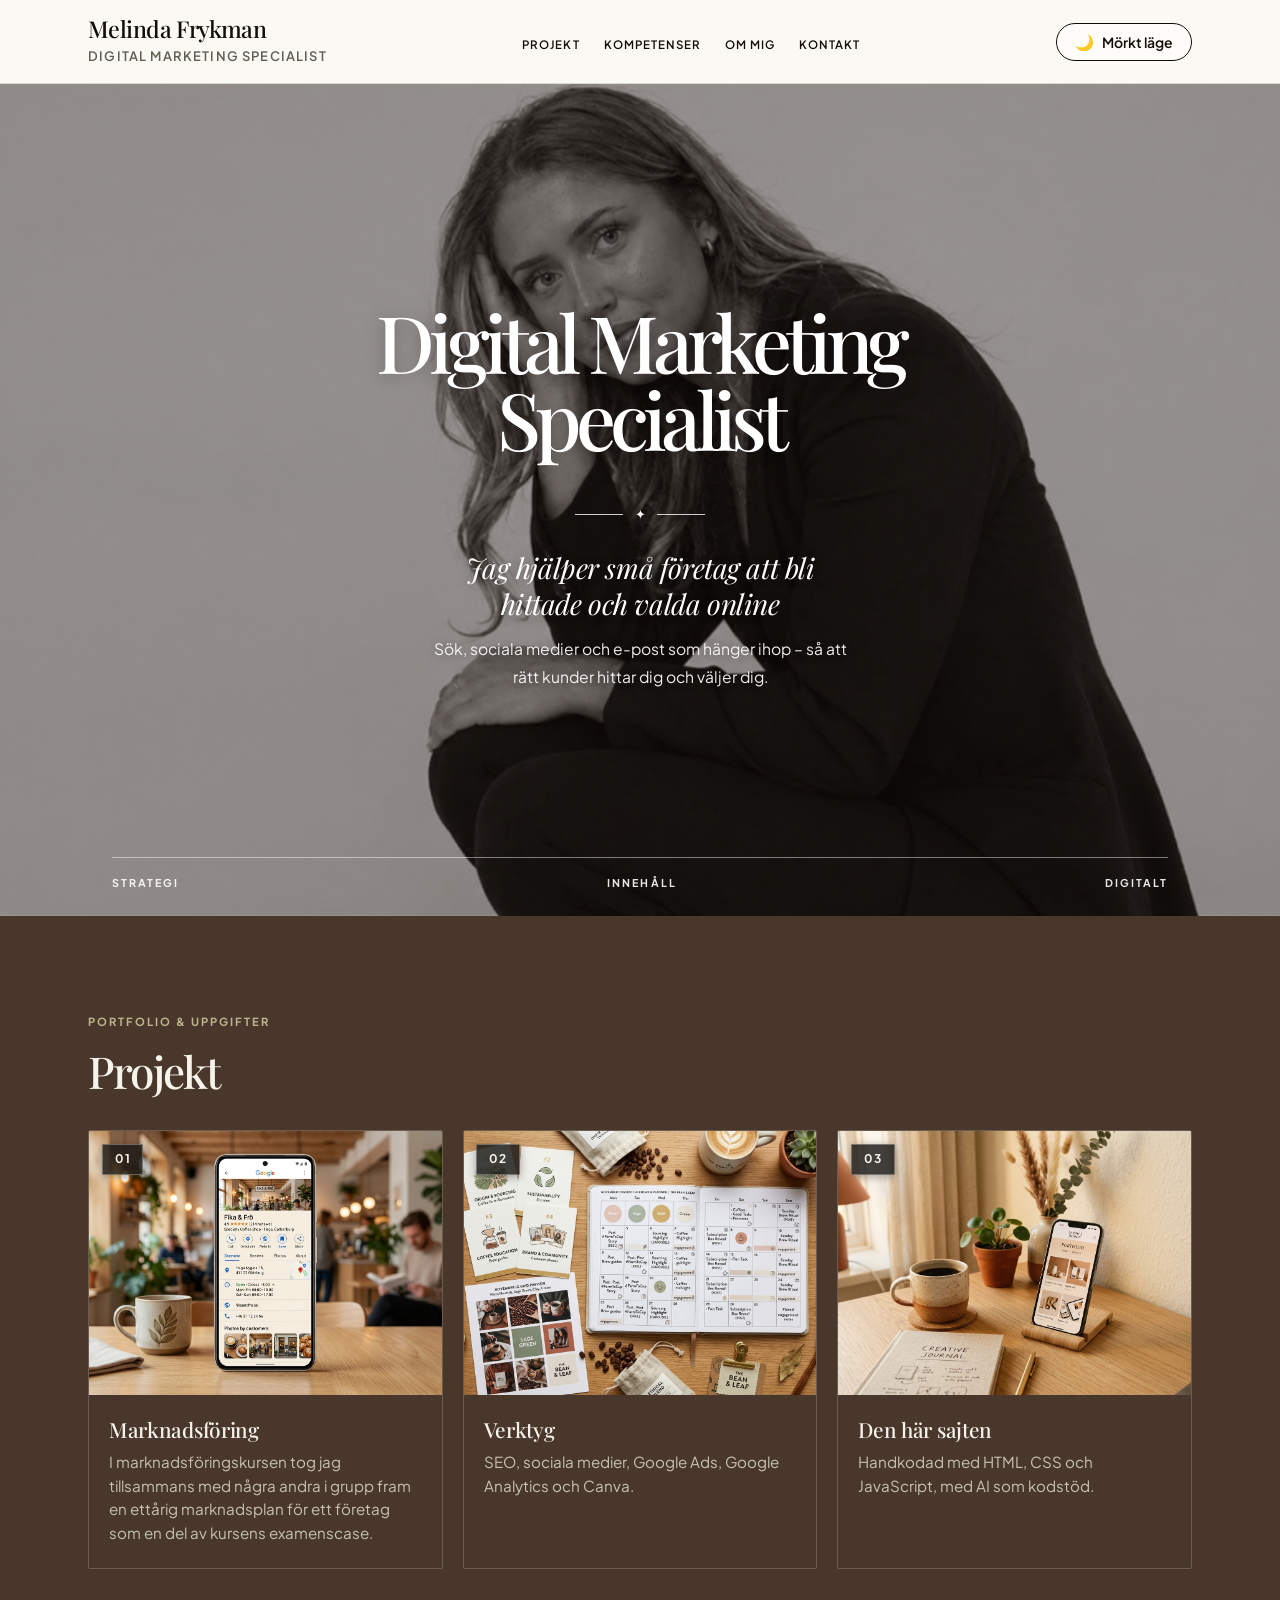
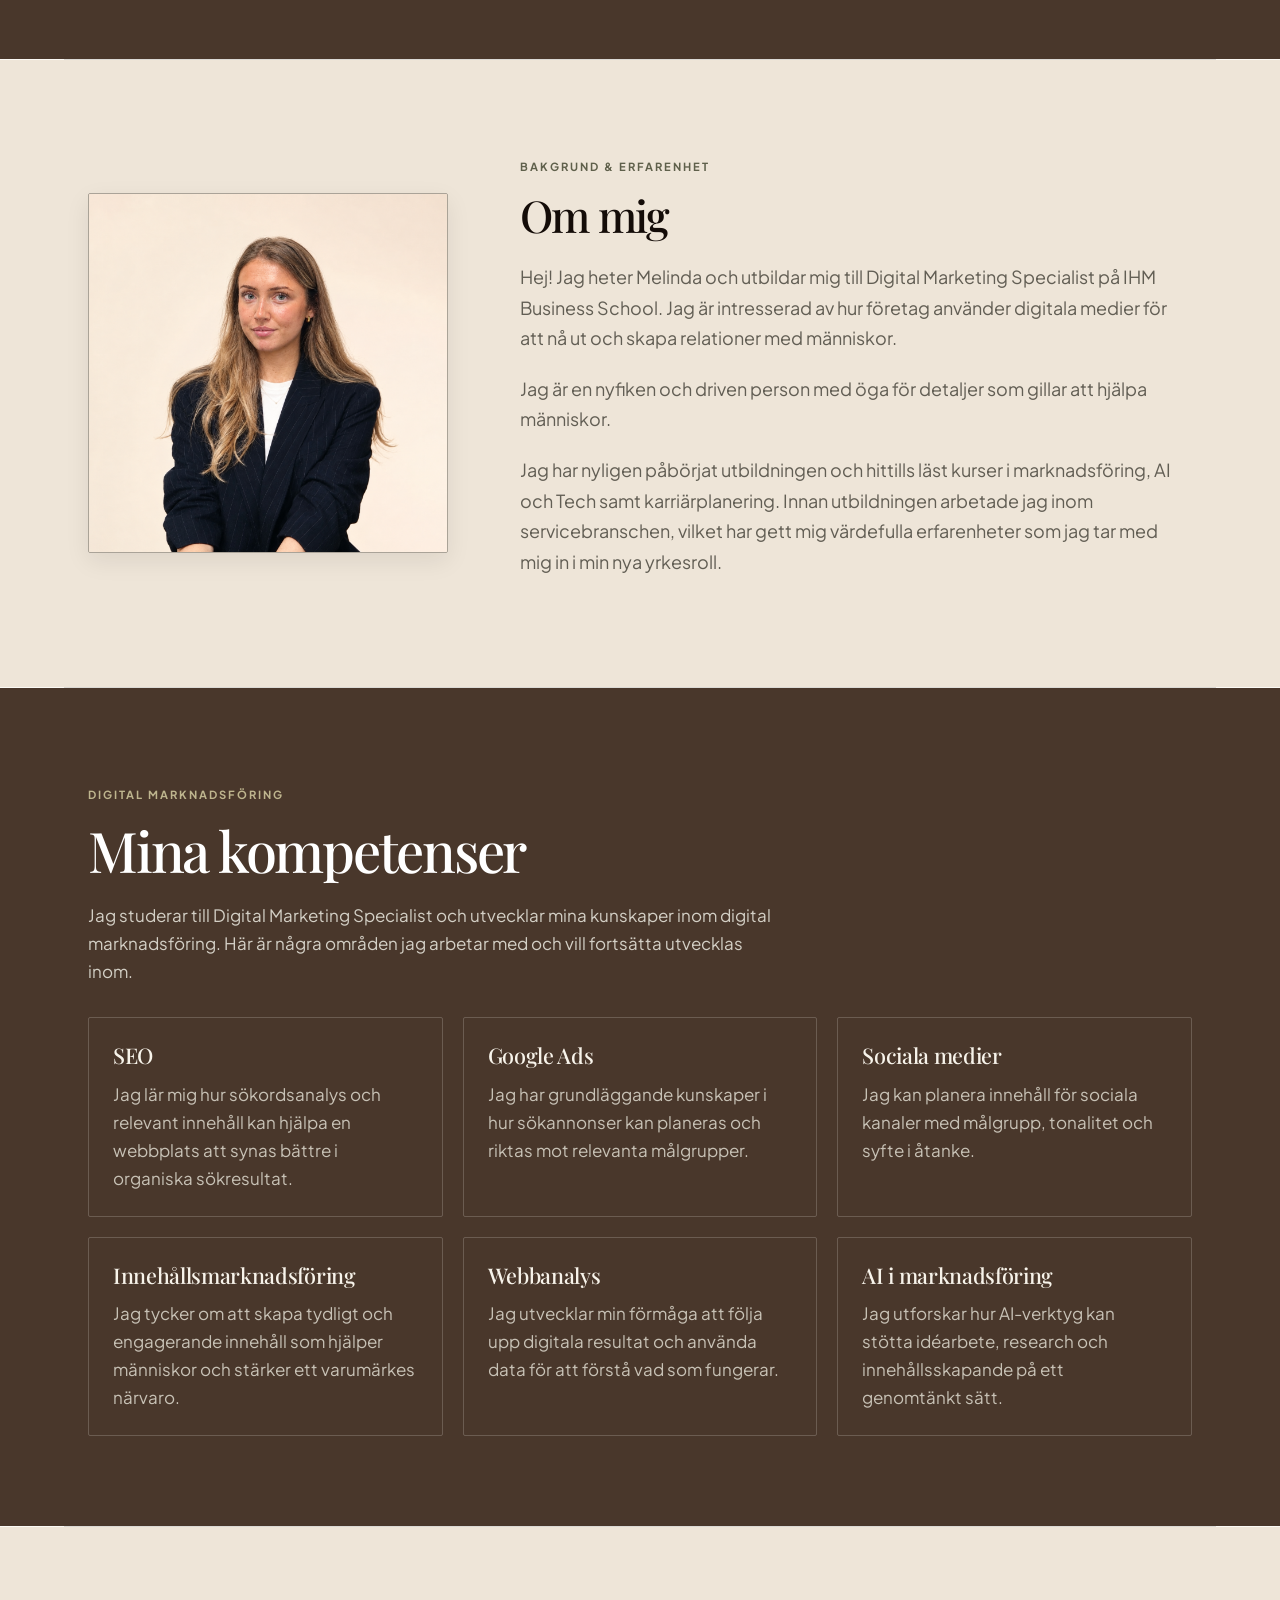
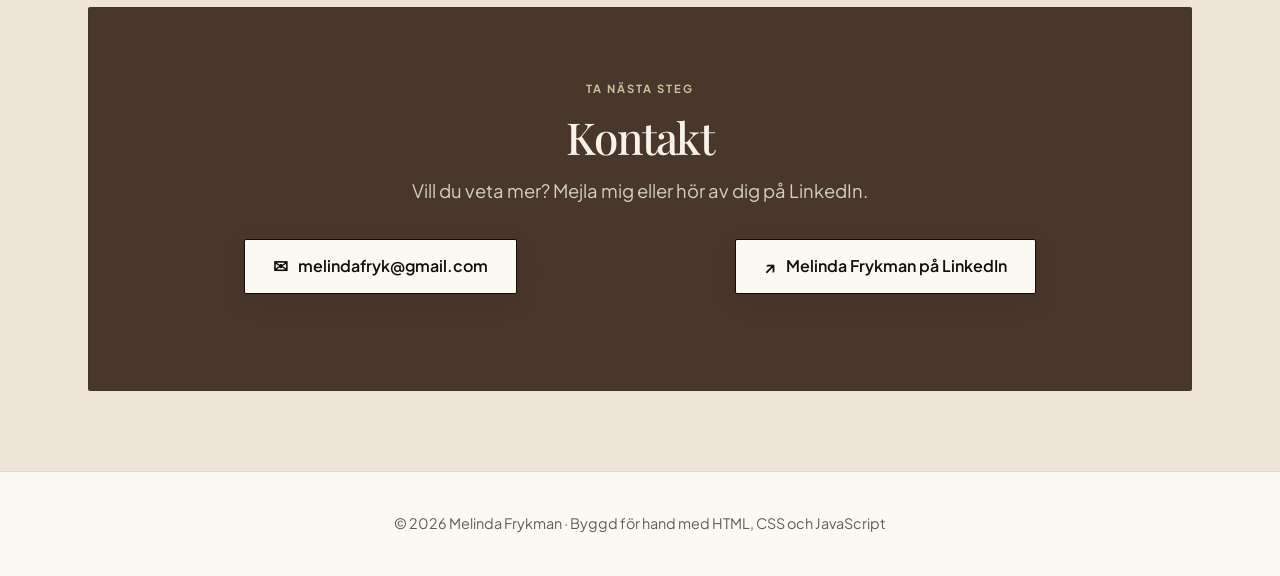
<file: index.html>
<!DOCTYPE html>
<html lang="sv">

<head>
    <meta charset="utf-8">
    <meta name="viewport" content="width=device-width, initial-scale=1">
    <title>Melinda Frykman – Digital marknadsförare i Göteborg</title>
    <meta name="description"
        content="Melinda Frykman hjälper små företag att synas och växa digitalt med sök, sociala medier och e-post. Se projekt och ta kontakt.">

    <!-- Google Fonts: Alex Brush (svepande script), Playfair Display (tidlös lyx-serif) & Plus Jakarta Sans (ren modern sans-serif) -->
    <link rel="preconnect" href="https://fonts.googleapis.com">
    <link rel="preconnect" href="https://fonts.gstatic.com" crossorigin>
    <link
        href="https://fonts.googleapis.com/css2?family=Alex+Brush&family=Playfair+Display:ital,wght@0,400;0,500;0,600;0,700;1,400;1,600&family=Plus+Jakarta+Sans:wght@400;500;600;700&display=swap"
        rel="stylesheet">

    <link rel="stylesheet" href="style.css?v=header-20261022">
    <script defer src="script.js?v=mobil-20261022"></script>

    <!-- Google Tag Manager -->
    <script>(function (w, d, s, l, i) {
            w[l] = w[l] || []; w[l].push({
                'gtm.start':
                    new Date().getTime(), event: 'gtm.js'
            }); var f = d.getElementsByTagName(s)[0],
                j = d.createElement(s), dl = l != 'dataLayer' ? '&l=' + l : ''; j.async = true; j.src =
                    'https://www.googletagmanager.com/gtm.js?id=' + i + dl; f.parentNode.insertBefore(j, f);
        })(window, document, 'script', 'dataLayer', 'GTM-M6NVFM8L');</script>
    <!-- End Google Tag Manager -->
</head>

<body>
    <!-- Google Tag Manager (noscript) -->
    <noscript><iframe src="https://www.googletagmanager.com/ns.html?id=GTM-M6NVFM8L" height="0" width="0"
            style="display:none;visibility:hidden"></iframe></noscript>
    <!-- End Google Tag Manager (noscript) -->

    <!-- ====================================================================
         1. SIDHUVUD & NAVIGATION
         ==================================================================== -->
    <header class="sidhuvud">
        <div class="sidhuvud-inre">
            <div class="varumarke">
                <a href="#" class="varumarke-lank">
                    <span class="namn">Melinda Frykman</span>
                    <span class="roll">Digital Marketing Specialist</span>
                </a>
            </div>

            <nav class="huvudmeny" id="huvudmeny" aria-label="Huvudmeny">
                <ul>
                    <li><a href="#projekt">Projekt</a></li>
                    <li><a href="#kompetenser">Kompetenser</a></li>
                    <li><a href="#om">Om mig</a></li>
                    <li><a href="#kontakt">Kontakt</a></li>
                </ul>
            </nav>

            <div class="handlingar">
                <button id="tema" type="button" hidden>Byt till mörkt läge</button>
                <button id="meny-knapp" class="meny-knapp" type="button" aria-expanded="false" aria-controls="huvudmeny" aria-label="Öppna meny">
                    <span class="meny-ikon" aria-hidden="true">
                        <span class="meny-linje"></span>
                        <span class="meny-linje"></span>
                        <span class="meny-linje"></span>
                    </span>
                </button>
            </div>
        </div>
    </header>

    <main id="huvudinnehall">
        <!-- ================================================================
             2. HERO / INTRO (MINIMALISTISK LYX PÅ LJUS LINNEBAKGRUND)
             ================================================================ -->
        <section class="intro">
            <div class="hero-editorial">
                <div class="intro-innehall">
                    <div class="hero-rubrik-grupp">
                        <h1 class="hero-metall-titel">Digital Marketing Specialist</h1>
                    </div>

                    <div class="hero-delare-dekor" aria-hidden="true">
                        <span class="delare-linje"></span>
                        <span class="delare-diamant">✦</span>
                        <span class="delare-linje"></span>
                    </div>

                    <h2 class="hero-undertitel">Jag hjälper små företag att bli hittade och valda online</h2>
                    <p class="hero-ingress">Sök, sociala medier och e-post som hänger ihop – så att rätt kunder hittar dig
                        och väljer dig.</p>
                </div>

            </div>
            <div class="hero-signatur" aria-hidden="true">
                <span>Strategi</span><span>Innehåll</span><span>Digitalt</span>
            </div>
        </section>

        <!-- ================================================================
             3. PROJEKT
             ================================================================ -->
        <section id="projekt" class="sektion-projekt">
            <div class="sektion-huvud">
                <span class="sektion-etikett">Portfolio & Uppgifter</span>
                <h2>Projekt</h2>
            </div>
            <div class="rutnat rutnat-projekt">
                <article class="kort projekt-kort">
                    <div class="kort-bild-wrapper">
                        <span class="projekt-nummer" aria-hidden="true">01</span>
                        <img src="img/projekt-1.jpg" alt="Skärmbild av ett kafés Google-profil med betyg och öppettider"
                            width="600" height="400" loading="lazy">
                    </div>
                    <div class="projekt-text">
                        <h3>Marknadsföring</h3>
                        <p>I marknadsföringskursen tog jag tillsammans med några andra i grupp fram en ettårig marknadsplan för ett företag som en del av kursens examenscase.</p>
                    </div>
                </article>

                <article class="kort projekt-kort">
                    <div class="kort-bild-wrapper">
                        <span class="projekt-nummer" aria-hidden="true">02</span>
                        <img src="img/projekt-2.jpg" alt="Innehållskalender för en månad med inlägg markerade per kanal"
                            width="600" height="400" loading="lazy">
                    </div>
                    <div class="projekt-text">
                        <h3>Verktyg</h3>
                        <p>SEO, sociala medier, Google Ads, Google Analytics och Canva.</p>
                    </div>
                </article>

                <article class="kort projekt-kort">
                    <div class="kort-bild-wrapper">
                        <span class="projekt-nummer" aria-hidden="true">03</span>
                        <img src="img/projekt-3.jpg" alt="Den här webbplatsen i mobilvy" width="600" height="400"
                            loading="lazy">
                    </div>
                    <div class="projekt-text">
                        <h3>Den här sajten</h3>
                        <p>Handkodad med HTML, CSS och JavaScript, med AI som kodstöd.</p>
                    </div>
                </article>
            </div>
        </section>

        <!-- ================================================================
             4. OM MIG
             ================================================================ -->
        <section id="om" class="sektion-om">
            <div class="om-layout">
                <div class="om-bild-kolumn">
                    <div class="om-bild-ram">
                        <img src="img/profilbild.png" alt="Porträtt av Melinda Frykman" width="300" height="300" class="profilbild">
                    </div>
                </div>
                <div class="om-text-kolumn">
                    <span class="sektion-etikett">Bakgrund & erfarenhet</span>
                    <h2>Om mig</h2>
                    <p>Hej! Jag heter Melinda och utbildar mig till Digital Marketing Specialist på IHM Business School.

                        Jag är intresserad av hur företag använder digitala medier för att nå ut och skapa relationer
                        med människor.


                    </p>
                    <p> Jag är en nyfiken och driven person med öga för detaljer som gillar att hjälpa människor.</p>
                    <p>Jag har nyligen påbörjat utbildningen och hittills läst kurser i marknadsföring, AI och Tech samt
                        karriärplanering. Innan utbildningen arbetade jag inom servicebranschen, vilket har gett mig
                        värdefulla
                        erfarenheter som
                        jag tar med mig in i min nya yrkesroll.</p>
                </div>
            </div>
        </section>

        <!-- ================================================================
             KOMPETENSER
             ================================================================ -->
        <section id="kompetenser" class="sektion-kompetenser">
            <div class="sektion-huvud">
                <span class="sektion-etikett">Digital marknadsföring</span>
                <h2>Mina kompetenser</h2>
                <p class="kompetenser-ingress">Jag studerar till Digital Marketing Specialist och utvecklar mina kunskaper inom digital marknadsföring. Här är några områden jag arbetar med och vill fortsätta utvecklas inom.</p>
            </div>

            <div class="rutnat-kompetenser">
                <article class="kompetens-kort">
                    <h2>SEO</h2>
                    <p>Jag lär mig hur sökordsanalys och relevant innehåll kan hjälpa en webbplats att synas bättre i organiska sökresultat.</p>
                </article>
                <article class="kompetens-kort">
                    <h2>Google Ads</h2>
                    <p>Jag har grundläggande kunskaper i hur sökannonser kan planeras och riktas mot relevanta målgrupper.</p>
                </article>
                <article class="kompetens-kort">
                    <h2>Sociala medier</h2>
                    <p>Jag kan planera innehåll för sociala kanaler med målgrupp, tonalitet och syfte i åtanke.</p>
                </article>
                <article class="kompetens-kort">
                    <h2>Innehållsmarknadsföring</h2>
                    <p>Jag tycker om att skapa tydligt och engagerande innehåll som hjälper människor och stärker ett varumärkes närvaro.</p>
                </article>
                <article class="kompetens-kort">
                    <h2>Webbanalys</h2>
                    <p>Jag utvecklar min förmåga att följa upp digitala resultat och använda data för att förstå vad som fungerar.</p>
                </article>
                <article class="kompetens-kort">
                    <h2>AI i marknadsföring</h2>
                    <p>Jag utforskar hur AI-verktyg kan stötta idéarbete, research och innehållsskapande på ett genomtänkt sätt.</p>
                </article>
            </div>
        </section>

        <!-- ================================================================
             6. KONTAKT
             ================================================================ -->
        <section id="kontakt" class="sektion-kontakt">
            <div class="kontakt-kort">
                <span class="sektion-etikett">Ta nästa steg</span>
                <h2>Kontakt</h2>
                <p>Vill du veta mer? Mejla mig eller hör av dig på LinkedIn.</p>
                <div class="kontakt-knappar">
                    <p class="kontakt-rad">
                        <a class="kontakt-lank" href="mailto:melindafryk@gmail.com">
                            <span class="kontakt-ikon" aria-hidden="true">✉</span>
                            <span>melindafryk@gmail.com</span>
                        </a>
                    </p>
                    <p class="kontakt-rad">
                        <a class="kontakt-lank" href="https://www.linkedin.com/" target="_blank" rel="noopener">
                            <span class="kontakt-ikon" aria-hidden="true">↗</span>
                            <span>Melinda Frykman på LinkedIn</span>
                        </a>
                    </p>
                </div>
            </div>
        </section>
    </main>

    <footer class="sidfot">
        <p>© 2026 Melinda Frykman · Byggd för hand med HTML, CSS och JavaScript</p>
    </footer>
</body>

</html>
</file>
<file: style.css>
/* ==========================================================================
   1. RESET & GRUNDLÄGGANDE BOX-MODELL
   ========================================================================== */
*,
*::before,
*::after {
    box-sizing: border-box;
    margin: 0;
    padding: 0;
}

html {
    scroll-behavior: smooth;
    scroll-padding-top: 4.5rem;
    text-size-adjust: 100%;
    -webkit-text-size-adjust: 100%;
}

html,
body {
    overflow-x: hidden;
    width: 100%;
    max-width: 100%;
}

/* ==========================================================================
   2. DESIGNTOKENS (MÖRK BEIGE MED MÖRKBRUN/SVART TEXT & SVARTA DETALJER)
   ========================================================================== */
:root {
    /* Typografi */
    --font-rubrik: 'Playfair Display', Georgia, serif;
    --font-brod: 'Plus Jakarta Sans', -apple-system, BlinkMacSystemFont, 'Segoe UI', Roboto, sans-serif;

    /* Elfenben, sand och mjuk oliv från den visuella referensen */
    --yta: #FBF9F4;
    --yta-kort: #FBF9F4;
    --yta-mjuk: #E8E0D3;

    /* Ljus header och varm yta för hero */
    --brun-sidhuvud: #FBF9F4;
    --brun-header: #EEE5D8;
    --brun-kant: rgba(38, 35, 29, 0.16);

    /* Mörkbrun / svart textfärg */
    --text: #1C130E;
    /* Mycket mörk brunsvart för brödtext */
    --text-rubrik: #140C08;
    /* Djupaste mörkbrun/svart för alla rubriker */
    --text-dampad: #625E54;
    /* Varm mörkbrun för sekundärtext (hög kontrast) */

    /* Svarta lyxdetaljer */
    --svart-detalj: #140C08;
    /* Djup matt svart för accenter, ikoner, ramar */
    --svart-ljus-text: #FAF5F0;
    /* Krispig benvit text på svarta detaljer */

    --primar: #77785F;
    --primar-mork: #5F604B;
    --primar-ljus: rgba(119, 120, 95, 0.14);

    --kant: rgba(38, 35, 29, 0.15);
    --kant-stark: rgba(38, 35, 29, 0.34);
    --fokus: #77785F;

    /* Runda former och mått */
    --radie-sm: 2px;
    --radie-md: 3px;
    --radie-lg: 5px;
    --radie-full: 9999px;

    --skugga-mjuk: 0 8px 24px rgba(20, 12, 8, 0.08);
    --skugga-lyft: 0 16px 36px rgba(20, 12, 8, 0.14);

    --luft: 1rem;
    --max-bredd: 72rem;
    --omslag-overgang: background 0.3s ease, color 0.3s ease, border-color 0.3s ease;
}

/* ==========================================================================
   3. MÖRKT LÄGE
   ========================================================================== */
body.morkt {
    --yta: #1C1B18;
    --yta-kort: #24231F;
    --yta-mjuk: #302F28;

    --brun-sidhuvud: rgba(28, 27, 24, 0.96);
    --brun-header: #292821;
    --brun-kant: rgba(235, 215, 200, 0.14);

    --text: #EBE1D6;
    /* Mjuk sandbeige text i mörkt läge */
    --text-dampad: #C2BDAF;
    --text-rubrik: #FAF5F0;

    --svart-detalj: #FAF5F0;
    /* Inverteras till krispigt ljus accent i mörkt läge */
    --svart-ljus-text: #140C08;

    --kant: rgba(235, 215, 200, 0.14);
    --kant-stark: rgba(235, 215, 200, 0.30);
    --fokus: #C5B27D;

    --skugga-mjuk: 0 8px 24px rgba(0, 0, 0, 0.5);
    --skugga-lyft: 0 16px 36px rgba(0, 0, 0, 0.7);
}

/* ==========================================================================
   4. GRUNDLÄGGANDE STIL & TYPOGRAFI
   ========================================================================== */
body {
    background-color: var(--yta);
    color: var(--text);
    font-family: var(--font-brod);
    font-size: 1.0625rem;
    line-height: 1.65;
    transition: var(--omslag-overgang);
    min-height: 100vh;
}

h1,
h2,
h3 {
    font-family: var(--font-rubrik);
    color: var(--text-rubrik);
    font-weight: 700;
    line-height: 1.25;
    letter-spacing: -0.015em;
}

h1 {
    font-size: clamp(2.3rem, 6vw, 4.4rem);
}

h2 {
    font-size: clamp(1.85rem, 4vw, 2.75rem);
    margin-bottom: 1rem;
}

h3 {
    font-size: 1.35rem;
    margin-bottom: 0.5rem;
}

p {
    max-width: 65ch;
    color: var(--text-dampad);
    margin-bottom: 1rem;
}

p:last-child {
    margin-bottom: 0;
}

a {
    color: var(--text-rubrik);
    text-decoration-thickness: 1.5px;
    text-underline-offset: 4px;
    transition: color 0.2s ease, text-decoration-color 0.2s ease;
}

a:hover {
    color: var(--primar);
}

img {
    max-width: 100%;
    height: auto;
    display: block;
}

/* Tydligt tangentbordsfokus för tillgänglighet */
a:focus-visible,
button:focus-visible {
    outline: 3px solid var(--fokus);
    outline-offset: 3px;
    border-radius: var(--radie-sm);
}

/* ==========================================================================
   5. DEKORATIVA ETIKETTER & SVART BADGE
   ========================================================================== */
.sektion-etikett {
    display: inline-block;
    font-family: var(--font-brod);
    font-size: 0.8125rem;
    font-weight: 700;
    text-transform: uppercase;
    letter-spacing: 0.14em;
    color: var(--svart-detalj);
    margin-bottom: 0.75rem;
}

/* Svart lyxig badge i headern */
.intro-tag {
    display: inline-flex;
    align-items: center;
    gap: 0.5rem;
    padding: 0.45rem 1.15rem;
    background: var(--svart-detalj);
    border: 1px solid var(--svart-detalj);
    border-radius: var(--radie-full);
    font-size: 0.875rem;
    font-weight: 600;
    color: var(--svart-ljus-text);
    box-shadow: 0 4px 14px rgba(20, 12, 8, 0.2);
    margin-bottom: 1.75rem;
    transition: var(--omslag-overgang);
}

.tag-punkt {
    width: 7px;
    height: 7px;
    border-radius: 50%;
    background: #E89A80;
    display: inline-block;
    box-shadow: 0 0 0 3px rgba(232, 154, 128, 0.3);
}

/* ==========================================================================
   6. SIDHUVUD & NAVIGATION
   ========================================================================== */
.sidhuvud {
    position: sticky;
    top: 0;
    z-index: 100;
    background-color: var(--brun-sidhuvud);
    border-bottom: 1px solid var(--brun-kant);
    backdrop-filter: blur(14px);
    -webkit-backdrop-filter: blur(14px);
    transition: var(--omslag-overgang);
}

.sidhuvud-inre {
    max-width: var(--max-bredd);
    margin: 0 auto;
    padding: 1.15rem calc(var(--luft) * 1.5);
    display: flex;
    flex-direction: column;
    align-items: flex-start;
    gap: 1rem;
}

.varumarke-lank {
    text-decoration: none;
    display: flex;
    flex-direction: column;
}

.varumarke .namn {
    font-family: var(--font-rubrik);
    font-size: 1.45rem;
    font-weight: 700;
    letter-spacing: 0.02em;
    color: var(--text-rubrik);
    line-height: 1.15;
}

.varumarke .roll {
    font-family: var(--font-brod);
    font-size: 0.8125rem;
    font-weight: 600;
    letter-spacing: 0.06em;
    text-transform: uppercase;
    color: var(--text-dampad);
    margin-top: 0.2rem;
}

.huvudmeny ul {
    display: flex;
    flex-wrap: wrap;
    align-items: center;
    gap: 1.5rem;
    list-style: none;
}

.huvudmeny a {
    font-size: 0.9375rem;
    font-weight: 600;
    letter-spacing: 0.01em;
    color: var(--text-rubrik);
    text-decoration: none;
    position: relative;
    padding: 0.35rem 0;
}

.huvudmeny a::after {
    content: '';
    position: absolute;
    bottom: 0;
    left: 0;
    width: 0%;
    height: 2px;
    background: var(--svart-detalj);
    transition: width 0.25s ease;
}

.huvudmeny a:hover::after,
.huvudmeny a:focus-visible::after {
    width: 100%;
}

.huvudmeny a:hover {
    color: var(--primar);
}

/* Knapp för mörkt läge med svart detalj-kant */
#tema {
    font-family: var(--font-brod);
    font-size: 0.875rem;
    font-weight: 600;
    padding: 0.5rem 1.15rem;
    color: var(--text-rubrik);
    background: rgba(255, 255, 255, 0.45);
    border: 1.5px solid var(--svart-detalj);
    border-radius: var(--radie-full);
    cursor: pointer;
    display: inline-flex;
    align-items: center;
    gap: 0.45rem;
    transition: all 0.2s ease;
}

body.morkt #tema {
    background: rgba(255, 255, 255, 0.08);
}

#tema::before {
    content: "🌙";
    font-size: 0.95rem;
}

body.morkt #tema::before {
    content: "☀️";
}

#tema:hover {
    background: var(--svart-detalj);
    color: var(--svart-ljus-text);
}

/* Hamburgermeny-knapp för mobilvy */
.meny-knapp {
    display: none;
    width: 44px;
    height: 44px;
    background: transparent;
    border: 1.5px solid var(--kant-stark);
    border-radius: var(--radie-sm);
    cursor: pointer;
    padding: 0;
    align-items: center;
    justify-content: center;
    transition: all 0.2s ease;
}

.meny-knapp:hover,
.meny-knapp:focus-visible {
    border-color: var(--svart-detalj);
    background: rgba(0, 0, 0, 0.04);
}

body.morkt .meny-knapp:hover,
body.morkt .meny-knapp:focus-visible {
    background: rgba(255, 255, 255, 0.08);
}

.meny-ikon {
    display: flex;
    flex-direction: column;
    justify-content: space-between;
    width: 20px;
    height: 14px;
    pointer-events: none;
}

.meny-linje {
    display: block;
    width: 100%;
    height: 2px;
    background-color: var(--text-rubrik);
    border-radius: 2px;
    transition: transform 0.25s ease, opacity 0.2s ease;
    transform-origin: center;
}

.meny-knapp[aria-expanded="true"] .meny-linje:nth-child(1) {
    transform: translateY(6px) rotate(45deg);
}

.meny-knapp[aria-expanded="true"] .meny-linje:nth-child(2) {
    opacity: 0;
    transform: scaleX(0);
}

.meny-knapp[aria-expanded="true"] .meny-linje:nth-child(3) {
    transform: translateY(-6px) rotate(-45deg);
}

.handlingar {
    display: inline-flex;
    align-items: center;
    gap: 0.65rem;
}

/* ==========================================================================
   7. HERO / INTRO
   ========================================================================== */
.intro {
    padding: calc(var(--luft) * 5.5) 0 calc(var(--luft) * 5);
    background-color: var(--brun-header);
    background-image:
        radial-gradient(ellipse at 80% 10%, rgba(255, 255, 255, 0.3) 0%, transparent 60%),
        radial-gradient(ellipse at 15% 85%, rgba(150, 120, 100, 0.15) 0%, transparent 55%),
        repeating-linear-gradient(0deg, rgba(20, 12, 8, 0.02) 0px, rgba(20, 12, 8, 0.02) 1px, transparent 1px, transparent 4px);
    border-bottom: 1px solid var(--brun-kant);
    text-align: center;
    transition: var(--omslag-overgang);
}

body.morkt .intro {
    background-image:
        radial-gradient(ellipse at 80% 10%, rgba(200, 109, 81, 0.12) 0%, transparent 60%),
        radial-gradient(ellipse at 15% 85%, rgba(30, 20, 15, 0.5) 0%, transparent 55%);
}

.intro-innehall {
    max-width: 58rem;
    margin: 0 auto;
    padding: 0 calc(var(--luft) * 1.5);
    display: flex;
    flex-direction: column;
    align-items: center;
}

.hero-titel {
    font-family: var(--font-rubrik);
    font-size: clamp(2.3rem, 6vw, 4.4rem);
    font-weight: 700;
    line-height: 1.15;
    letter-spacing: -0.015em;
    color: var(--text-rubrik);
    margin: 0 0 1.5rem 0;
    text-align: center;
    max-width: 22ch;
}

.hero-ingress {
    font-size: clamp(1.125rem, 1.9vw, 1.3rem);
    line-height: 1.65;
    color: var(--text-dampad);
    max-width: 48ch;
    margin: 0 auto;
    text-align: center;
}

/* ==========================================================================
   8. VAD JAG GÖR & OM MIG
   ========================================================================== */
main {
    max-width: var(--max-bredd);
    margin: 0 auto;
    padding: 0;
}

section {
    padding: calc(var(--luft) * 5) calc(var(--luft) * 1.5);
    border-bottom: 1px solid var(--kant);
}

section:last-of-type {
    border-bottom: none;
}

.sektion-huvud {
    margin-bottom: 2.5rem;
}

.om-layout {
    display: grid;
    grid-template-columns: 1fr;
    gap: 2.5rem;
    align-items: center;
    max-width: var(--max-bredd);
    margin: 0 auto;
}

.om-bild-kolumn {
    display: flex;
    justify-content: center;
}

/* Svart lyxig bildram för profilbilden */
.om-bild-ram {
    position: relative;
    max-width: 320px;
    width: 100%;
    aspect-ratio: 1 / 1;
    border-radius: var(--radie-lg);
    overflow: hidden;
    box-shadow: 0 16px 40px rgba(20, 12, 8, 0.22);
    border: 3px solid var(--svart-detalj);
}

.profilbild {
    width: 100%;
    height: 100%;
    object-fit: cover;
    object-position: center 20%;
    transition: transform 0.4s ease;
}

.om-bild-ram:hover .profilbild {
    transform: scale(1.03);
}

.om-text-kolumn h2 {
    margin-bottom: 1.25rem;
}

.om-text-kolumn p {
    font-size: 1.125rem;
    line-height: 1.7;
    margin-bottom: 1.25rem;
}

/* ==========================================================================
   9. KORT & RUTNÄT (TJÄNSTER & PROJEKT)
   ========================================================================== */
.rutnat {
    display: grid;
    grid-template-columns: repeat(auto-fit, minmax(280px, 1fr));
    gap: 1.75rem;
    list-style: none;
    padding: 0;
    max-width: var(--max-bredd);
    margin: 0 auto;
}

.kort {
    background: var(--yta-kort);
    border: 1px solid var(--kant);
    border-radius: var(--radie-md);
    box-shadow: var(--skugga-mjuk);
    transition: transform 0.3s cubic-bezier(0.16, 1, 0.3, 1), box-shadow 0.3s cubic-bezier(0.16, 1, 0.3, 1), border-color 0.3s ease;
}

.kort:hover {
    transform: translateY(-5px);
    box-shadow: var(--skugga-lyft);
    border-color: var(--svart-detalj);
}

/* Tjänstekort med svarta ikoner */
.tjanst-kort {
    padding: 2rem 1.75rem;
    display: flex;
    flex-direction: column;
}

.kort-ikon {
    width: 48px;
    height: 48px;
    border-radius: var(--radie-sm);
    background: var(--svart-detalj);
    color: var(--svart-ljus-text);
    display: inline-flex;
    align-items: center;
    justify-content: center;
    margin-bottom: 1.25rem;
    box-shadow: 0 4px 12px rgba(20, 12, 8, 0.2);
    transition: transform 0.25s ease;
}

.tjanst-kort:hover .kort-ikon {
    transform: scale(1.1);
}

.tjanst-kort h3 {
    font-size: 1.35rem;
    margin-bottom: 0.6rem;
}

.tjanst-kort p {
    font-size: 1rem;
    line-height: 1.6;
    color: var(--text-dampad);
}

/* Projektkort */
.projekt-kort {
    overflow: hidden;
    display: flex;
    flex-direction: column;
}

.kort-bild-wrapper {
    position: relative;
    width: 100%;
    aspect-ratio: 16 / 10;
    overflow: hidden;
    background: var(--yta-mjuk);
}

.kort-bild-wrapper img {
    width: 100%;
    height: 100%;
    object-fit: cover;
    transition: transform 0.5s ease;
}

.projekt-kort:hover .kort-bild-wrapper img {
    transform: scale(1.05);
}

/* Svart nummerbricka på projekt */
.projekt-nummer {
    position: absolute;
    top: 12px;
    left: 12px;
    padding: 0.3rem 0.75rem;
    background: var(--svart-detalj);
    color: var(--svart-ljus-text);
    font-family: var(--font-brod);
    font-size: 0.75rem;
    font-weight: 700;
    letter-spacing: 0.06em;
    border-radius: var(--radie-full);
    box-shadow: 0 2px 8px rgba(0, 0, 0, 0.35);
}

.projekt-text {
    padding: 1.5rem 1.5rem 1.75rem;
    display: flex;
    flex-direction: column;
    flex-grow: 1;
}

.projekt-text h3 {
    font-size: 1.25rem;
    margin-bottom: 0.5rem;
}

.projekt-text p {
    font-size: 0.95rem;
    line-height: 1.55;
    color: var(--text-dampad);
}

/* ==========================================================================
   10. KONTAKT (MED SVARTA KNAPPDETALJER)
   ========================================================================== */
.sektion-kontakt {
    padding: calc(var(--luft) * 5) calc(var(--luft) * 1.5);
}

.kontakt-kort {
    background: var(--yta-mjuk);
    border: 1.5px solid var(--kant);
    border-radius: var(--radie-lg);
    padding: clamp(2rem, 5vw, 4rem) clamp(1.5rem, 5vw, 3.5rem);
    box-shadow: var(--skugga-mjuk);
    text-align: center;
    max-width: var(--max-bredd);
    margin: 0 auto;
}

.kontakt-kort h2 {
    margin-bottom: 0.75rem;
}

.kontakt-kort p {
    font-size: 1.15rem;
    margin: 0 auto 2rem;
}

.kontakt-knappar {
    display: flex;
    flex-direction: column;
    align-items: center;
    gap: 1.25rem;
}

.kontakt-rad {
    margin: 0;
}

/* Kontaktknappar med svart ram och svart hover */
.kontakt-lank {
    display: inline-flex;
    align-items: center;
    gap: 0.65rem;
    padding: 0.85rem 1.75rem;
    background: var(--yta-kort);
    color: var(--text-rubrik);
    border: 1.5px solid var(--svart-detalj);
    border-radius: var(--radie-full);
    font-weight: 600;
    font-size: 1rem;
    text-decoration: none;
    box-shadow: var(--skugga-mjuk);
    transition: all 0.25s ease;
}

.kontakt-lank:hover {
    background: var(--svart-detalj);
    color: var(--svart-ljus-text);
    transform: translateY(-2px);
    box-shadow: 0 8px 24px rgba(20, 12, 8, 0.25);
}

.kontakt-ikon {
    font-size: 1.1rem;
    line-height: 1;
}

/* ==========================================================================
   11. SIDFOT
   ========================================================================== */
.sidfot {
    padding: calc(var(--luft) * 2.5) calc(var(--luft) * 1.5);
    text-align: center;
    background: var(--yta-mjuk);
    border-top: 1.5px solid var(--kant);
    transition: var(--omslag-overgang);
}

.sidfot p {
    margin: 0 auto;
    font-size: 0.9rem;
    color: var(--text-dampad);
}

/* ==========================================================================
   12. RESPONSIVITET (SKÄRMAR ÖVER 48rem / 768px & 64rem / 1024px)
   ========================================================================== */
@media (min-width: 48rem) {
    .sidhuvud-inre {
        flex-direction: row;
        justify-content: space-between;
        align-items: center;
        padding: 1.25rem calc(var(--luft) * 1.5);
    }

    .om-layout {
        grid-template-columns: 320px 1fr;
        gap: 3.5rem;
    }

    .kontakt-knappar {
        flex-direction: row;
        justify-content: center;
    }
}

@media (min-width: 64rem) {
    .om-layout {
        grid-template-columns: 360px 1fr;
        gap: 4.5rem;
    }

    .om-bild-ram {
        max-width: 360px;
    }
}

/* ==========================================================================
   13. EDITORIAL PORTFOLIO – ELfenben, svart och oliv
   ========================================================================== */
body {
    background: var(--yta);
    color: var(--text);
}

.sidhuvud {
    border-bottom-color: var(--kant);
    backdrop-filter: blur(18px);
    -webkit-backdrop-filter: blur(18px);
}

.sidhuvud-inre {
    padding-top: 1rem;
    padding-bottom: 1rem;
}

.varumarke .namn {
    font-weight: 500;
    letter-spacing: -0.025em;
}

.varumarke .roll,
.huvudmeny a {
    letter-spacing: 0.09em;
}

.huvudmeny a {
    text-transform: uppercase;
    font-size: 0.72rem;
}

.intro {
    position: relative;
    isolation: isolate;
    padding: clamp(2.75rem, 6vw, 5rem) clamp(1.25rem, 4vw, 3rem) 1.5rem;
    background: transparent;
    border-bottom: 0;
    text-align: left;
}

.intro::before {
    position: absolute;
    z-index: -1;
    inset: 0 auto 0 50%;
    width: 100vw;
    background-image: linear-gradient(rgba(20, 12, 8, 0.42), rgba(20, 12, 8, 0.42)), url("header-bild-2.png");
    background-position: center 25%;
    background-size: cover;
    content: "";
    transform: translateX(-50%);
}

.hero-editorial {
    position: relative;
    isolation: isolate;
    display: grid;
    grid-template-columns: minmax(0, 1fr);
    align-items: center;
    gap: 0;
    max-width: var(--max-bredd);
    min-height: clamp(32rem, 55vw, 42rem);
    margin: 0 auto;
}

.intro-innehall {
    width: 100%;
    max-width: 54rem;
    margin: 0 auto;
    padding: 0;
    align-items: center;
    text-align: center;
}

.intro-tag {
    margin-bottom: clamp(1.5rem, 3vw, 2.5rem);
    padding: 0;
    border: 0;
    border-radius: 0;
    background: transparent;
    box-shadow: none;
    color: var(--primar-mork);
    font-size: 0.72rem;
    font-weight: 700;
    letter-spacing: 0.18em;
    line-height: 1.5;
    text-transform: uppercase;
}

.hero-metall-titel {
    max-width: 12ch;
    margin: 0 auto 1.25rem;
    color: #fff;
    text-shadow: 0 2px 18px rgba(0, 0, 0, 0.28);
    font-family: var(--font-rubrik);
    font-size: clamp(3.25rem, 6.2vw, 6.5rem);
    font-weight: 500;
    letter-spacing: -0.075em;
    line-height: 0.98;
    text-align: center;
    text-wrap: balance;
}

.hero-delare-dekor {
    display: flex;
    align-items: center;
    justify-content: center;
    gap: 0.7rem;
    width: min(14rem, 70%);
    margin: 1.6rem auto;
    color: #fff;
}

.delare-linje {
    width: 3rem;
    height: 1px;
    background: rgba(255, 255, 255, 0.8);
}

.delare-diamant {
    font-size: 0.8rem;
}

.hero-undertitel {
    max-width: 24ch;
    margin: 0 auto 0.9rem;
    color: #fff;
    text-shadow: 0 1px 12px rgba(0, 0, 0, 0.3);
    font-size: clamp(1.4rem, 2.2vw, 2rem);
    font-style: italic;
    font-weight: 400;
    line-height: 1.25;
}

.hero-ingress {
    max-width: 38ch;
    margin: 0 auto;
    color: rgba(255, 255, 255, 0.92);
    text-shadow: 0 1px 10px rgba(0, 0, 0, 0.3);
    font-size: 0.98rem;
    line-height: 1.8;
    text-align: center;
}

.hero-signatur {
    display: flex;
    justify-content: space-between;
    gap: 1rem;
    max-width: var(--max-bredd);
    margin: 1.5rem auto 0;
    padding-top: 1rem;
    border-top: 1px solid rgba(255, 255, 255, 0.45);
    color: rgba(255, 255, 255, 0.9);
    font-size: 0.67rem;
    font-weight: 700;
    letter-spacing: 0.19em;
    text-transform: uppercase;
}

section {
    padding-top: clamp(3.5rem, 7vw, 6rem);
    padding-bottom: clamp(3.5rem, 7vw, 6rem);
}

.sektion-huvud {
    margin-bottom: 2rem;
}

.sektion-etikett {
    color: var(--primar-mork);
    font-size: 0.7rem;
    letter-spacing: 0.18em;
}

.sektion-huvud h2,
.om-text-kolumn h2,
.kontakt-kort h2 {
    font-weight: 500;
    letter-spacing: -0.04em;
}

.sektion-projekt {
    position: relative;
    z-index: 0;
    isolation: isolate;
    color: #F3F0E8;
}

.sektion-projekt::before {
    position: absolute;
    z-index: -1;
    inset: 0 auto 0 50%;
    width: 100vw;
    background: #49372B;
    content: "";
    transform: translateX(-50%);
}

.sektion-projekt .sektion-etikett {
    color: #BEB58E;
}

.sektion-projekt .sektion-huvud h2 {
    color: #F7F3EA;
}

.rutnat-projekt {
    grid-template-columns: repeat(auto-fit, minmax(min(100%, 17rem), 1fr));
    gap: 1.25rem;
}

.projekt-kort {
    border: 1px solid rgba(243, 240, 232, 0.2);
    border-radius: 2px;
    background: transparent;
    box-shadow: none;
}

.projekt-kort:hover {
    border-color: #BEB58E;
    box-shadow: 0 14px 30px rgba(0, 0, 0, 0.2);
}

.kort-bild-wrapper {
    aspect-ratio: 4 / 3;
    background: #302F29;
}

.projekt-nummer {
    top: 0.8rem;
    left: 0.8rem;
    border: 1px solid rgba(255, 255, 255, 0.3);
    border-radius: 1px;
    background: rgba(24, 24, 21, 0.82);
    color: #F7F3EA;
}

.projekt-text {
    padding: 1.3rem 1.25rem 1.5rem;
}

.projekt-text h3 {
    color: #F7F3EA;
    font-size: 1.3rem;
    font-weight: 500;
}

.projekt-text p {
    color: #C7C1B5;
}

.om-bild-ram {
    border: 1px solid var(--kant-stark);
    border-radius: 2px;
    box-shadow: var(--skugga-mjuk);
}

.sektion-om {
    position: relative;
    isolation: isolate;
}

.sektion-om::before {
    position: absolute;
    z-index: -1;
    inset: 0 auto 0 50%;
    width: 100vw;
    background: var(--brun-header);
    content: "";
    transform: translateX(-50%);
}

.sektion-kontakt {
    position: relative;
    isolation: isolate;
}

.sektion-kontakt::before {
    position: absolute;
    z-index: -1;
    inset: 0 auto 0 50%;
    width: 100vw;
    background: var(--brun-header);
    content: "";
    transform: translateX(-50%);
}

.kontakt-kort {
    border: 1px solid var(--kant);
    border-radius: 2px;
    background: #49372B;
    box-shadow: none;
}

.kontakt-kort .sektion-etikett {
    color: #C7C19A;
}

.kontakt-kort h2 {
    color: #F7F3EA;
}

.kontakt-kort p {
    color: #D3CFC5;
}

.kontakt-lank {
    border-color: var(--text-rubrik);
    border-radius: 2px;
}

.sidfot {
    background: var(--yta);
    border-top-color: var(--kant);
}

body.morkt .sektion-projekt::before {
    background: #49372B;
}

body.morkt .sektion-projekt .sektion-huvud h2,
body.morkt .projekt-text h3 {
    color: #F7F3EA;
}

/* Kompetenssida */
.sektion-kompetenser {
    position: relative;
    z-index: 0;
    isolation: isolate;
    color: #F3F0E8;
    min-height: 68vh;
}

.sektion-kompetenser::before {
    position: absolute;
    z-index: -1;
    inset: 0 auto 0 50%;
    width: 100vw;
    background: #49372B;
    content: "";
    transform: translateX(-50%);
}

.sektion-kompetenser .sektion-etikett {
    color: #BEB58E;
}

.sektion-kompetenser .sektion-huvud h1,
.sektion-kompetenser .sektion-huvud h2 {
    color: #F7F3EA;
    font-size: clamp(2.2rem, 5vw, 3.5rem);
    font-weight: 500;
    letter-spacing: -0.04em;
    margin-bottom: 1rem;
}

#kompetenser .sektion-huvud > h2 {
    color: #FFFFFF;
}

.kompetenser-ingress {
    color: #D3CFC5;
    max-width: 58ch;
    margin-bottom: 2.5rem;
}

.rutnat-kompetenser {
    display: grid;
    grid-template-columns: repeat(auto-fit, minmax(min(100%, 17rem), 1fr));
    gap: 1.25rem;
}

.kompetens-kort {
    padding: 1.5rem;
    border: 1px solid rgba(243, 240, 232, 0.2);
    border-radius: 2px;
    background: transparent;
    transition: border-color 0.2s ease, transform 0.2s ease;
}

.kompetens-kort:hover {
    border-color: #BEB58E;
    transform: translateY(-3px);
}

.kompetens-kort h2 {
    color: #F7F3EA;
    font-size: 1.35rem;
    font-weight: 500;
    margin-bottom: 0.65rem;
}

.kompetens-kort p {
    color: #C7C1B5;
    margin-bottom: 0;
}

/* ==========================================================================
   14. FULLSTÄNDIG MOBILANPASSNING & RESPONSIVITET (SKÄRMAR UNDER 48rem / 768px)
   ========================================================================== */
@media (max-width: 48rem) {
    /* 1. Förhindra horisontell scroll / spill orsakad av fullbredds-element */
    .intro::before,
    .sektion-projekt::before,
    .sektion-om::before,
    .sektion-kontakt::before,
    .sektion-kompetenser::before {
        left: 0;
        right: 0;
        width: 100%;
        transform: none;
    }

    .intro::before {
        background-position: center 18%;
    }

    /* 2. Generell sektionsluft */
    section {
        padding-top: 3.5rem;
        padding-bottom: 3.5rem;
        padding-left: 1.25rem;
        padding-right: 1.25rem;
    }

    /* 3. Sidhuvud och modern mobilmeny */
    .sidhuvud {
        position: sticky;
        top: 0;
    }

    .sidhuvud-inre {
        flex-direction: row;
        justify-content: space-between;
        align-items: center;
        padding: 0.85rem 1.25rem;
        position: relative;
        width: 100%;
        gap: 0.75rem;
    }

    .varumarke-lank {
        max-width: calc(100vw - 150px);
    }

    .varumarke .namn {
        font-size: 1.25rem;
        white-space: nowrap;
        overflow: hidden;
        text-overflow: ellipsis;
    }

    .varumarke .roll {
        font-size: 0.6875rem;
        letter-spacing: 0.05em;
        white-space: nowrap;
        overflow: hidden;
        text-overflow: ellipsis;
    }

    .handlingar {
        display: inline-flex;
        align-items: center;
        gap: 0.5rem;
        flex-shrink: 0;
    }

    #tema {
        padding: 0.45rem 0.85rem;
        font-size: 0.78rem;
        gap: 0.35rem;
    }

    .meny-knapp {
        display: inline-flex;
    }

    .huvudmeny {
        display: none;
        position: absolute;
        top: 100%;
        left: 0;
        right: 0;
        width: 100%;
        background-color: var(--brun-sidhuvud);
        border-bottom: 1.5px solid var(--kant);
        box-shadow: 0 16px 36px rgba(20, 12, 8, 0.18);
        padding: 1rem 1.25rem 1.5rem;
        backdrop-filter: blur(20px);
        -webkit-backdrop-filter: blur(20px);
        z-index: 99;
    }

    .huvudmeny.oppen {
        display: block;
        animation: menyGlidNer 0.25s cubic-bezier(0.16, 1, 0.3, 1) forwards;
    }

    @keyframes menyGlidNer {
        from {
            opacity: 0;
            transform: translateY(-8px);
        }
        to {
            opacity: 1;
            transform: translateY(0);
        }
    }

    .huvudmeny ul {
        flex-direction: column;
        align-items: stretch;
        gap: 0.4rem;
        width: 100%;
        padding: 0;
    }

    .huvudmeny li {
        width: 100%;
    }

    .huvudmeny a {
        display: flex;
        align-items: center;
        width: 100%;
        padding: 0.85rem 1rem;
        font-size: 0.875rem;
        font-weight: 600;
        letter-spacing: 0.08em;
        text-transform: uppercase;
        color: var(--text-rubrik);
        border-radius: var(--radie-sm);
        border-left: 3px solid transparent;
        min-height: 44px;
        transition: background 0.2s ease, border-color 0.2s ease, padding-left 0.2s ease;
    }

    .huvudmeny a::after {
        display: none;
    }

    .huvudmeny a:hover,
    .huvudmeny a:focus-visible,
    .huvudmeny a:active {
        background: var(--primar-ljus);
        border-left-color: var(--primar);
        padding-left: 1.25rem;
        color: var(--text-rubrik);
    }

    /* 4. Hero / Intro på mobil */
    .intro {
        padding: 3rem 1.25rem 2.25rem;
    }

    .hero-editorial {
        min-height: auto;
        padding: 1.25rem 0 0.5rem;
    }

    .hero-metall-titel {
        font-size: clamp(2rem, 8vw, 3.25rem);
        line-height: 1.05;
        letter-spacing: -0.04em;
        margin-bottom: 0.75rem;
        max-width: 100%;
        word-break: normal;
        overflow-wrap: break-word;
    }

    .hero-delare-dekor {
        margin: 1rem auto;
        gap: 0.5rem;
        width: min(10rem, 60%);
    }

    .delare-linje {
        width: 2rem;
    }

    .hero-undertitel {
        font-size: clamp(1.1rem, 4.2vw, 1.45rem);
        line-height: 1.35;
        max-width: 28ch;
        margin-bottom: 0.75rem;
        padding: 0 0.25rem;
    }

    .hero-ingress {
        font-size: 0.9375rem;
        line-height: 1.65;
        max-width: 32ch;
        padding: 0 0.25rem;
    }

    .hero-signatur {
        font-size: 0.625rem;
        letter-spacing: 0.12em;
        padding-top: 0.85rem;
        margin-top: 1.5rem;
        justify-content: space-around;
        gap: 0.5rem;
    }

    /* 5. Projektsektion */
    .sektion-projekt {
        padding: 3.5rem 1.25rem;
    }

    .sektion-huvud {
        margin-bottom: 1.75rem;
    }

    .sektion-etikett {
        font-size: 0.6875rem;
        letter-spacing: 0.14em;
        margin-bottom: 0.5rem;
    }

    .sektion-huvud h2 {
        font-size: clamp(1.85rem, 6.5vw, 2.35rem);
    }

    .rutnat-projekt {
        grid-template-columns: 1fr;
        gap: 1.5rem;
    }

    .kort-bild-wrapper {
        aspect-ratio: 16 / 10;
    }

    .projekt-nummer {
        top: 10px;
        left: 10px;
        font-size: 0.7rem;
        padding: 0.25rem 0.65rem;
    }

    .projekt-text {
        padding: 1.25rem 1.15rem 1.35rem;
    }

    .projekt-text h3 {
        font-size: 1.2rem;
        margin-bottom: 0.35rem;
    }

    .projekt-text p {
        font-size: 0.925rem;
        line-height: 1.6;
    }

    /* 6. Om mig-sektion */
    .sektion-om {
        padding: 3.5rem 1.25rem;
    }

    .om-layout {
        grid-template-columns: 1fr;
        gap: 1.75rem;
    }

    .om-bild-ram {
        max-width: 220px;
        margin: 0 auto;
    }

    .om-text-kolumn h2 {
        font-size: clamp(1.85rem, 6.5vw, 2.35rem);
        margin-bottom: 0.85rem;
    }

    .om-text-kolumn p {
        font-size: 0.975rem;
        line-height: 1.65;
        margin-bottom: 0.85rem;
    }

    /* 7. Kompetenssektion */
    .sektion-kompetenser {
        min-height: auto;
        padding: 3.5rem 1.25rem;
    }

    .sektion-kompetenser .sektion-huvud h2 {
        font-size: clamp(1.85rem, 6.5vw, 2.35rem);
        margin-bottom: 0.65rem;
    }

    .kompetenser-ingress {
        font-size: 0.95rem;
        line-height: 1.6;
        margin-bottom: 1.5rem;
    }

    .rutnat-kompetenser {
        grid-template-columns: 1fr;
        gap: 1rem;
    }

    .kompetens-kort {
        padding: 1.25rem 1.15rem;
    }

    .kompetens-kort h2 {
        font-size: 1.15rem;
        margin-bottom: 0.35rem;
    }

    .kompetens-kort p {
        font-size: 0.925rem;
        line-height: 1.55;
    }

    /* 8. Kontaktsektion */
    .sektion-kontakt {
        padding: 3.5rem 1.25rem;
    }

    .kontakt-kort {
        padding: 2.25rem 1.25rem;
        width: 100%;
    }

    .kontakt-kort h2 {
        font-size: clamp(1.85rem, 6.5vw, 2.35rem);
    }

    .kontakt-kort p {
        font-size: 0.975rem;
        margin: 0 auto 1.5rem;
    }

    .kontakt-knappar {
        width: 100%;
        gap: 0.75rem;
    }

    .kontakt-rad {
        width: 100%;
        display: flex;
        justify-content: center;
        margin: 0;
    }

    .kontakt-lank {
        width: 100%;
        max-width: 22rem;
        padding: 0.85rem 1.15rem;
        font-size: 0.875rem;
        box-sizing: border-box;
        justify-content: center;
        text-align: center;
        word-break: break-word;
        min-height: 48px;
    }

    /* 9. Sidfot */
    .sidfot {
        padding: 2rem 1.25rem;
    }

    .sidfot p {
        font-size: 0.825rem;
        line-height: 1.6;
    }
}

/* ==========================================================================
   15. SMÅ SKÄRMAR (UNDER 375px / 23.5rem)
   ========================================================================== */
@media (max-width: 23.5rem) {
    .sidhuvud-inre {
        padding: 0.65rem 0.85rem;
    }

    .varumarke .namn {
        font-size: 1.1rem;
    }

    .varumarke .roll {
        font-size: 0.6rem;
    }

    #tema {
        padding: 0.4rem 0.6rem;
        font-size: 0.72rem;
    }

    .hero-metall-titel {
        font-size: 1.85rem;
    }

    .kontakt-lank {
        font-size: 0.8125rem;
        padding: 0.75rem 0.75rem;
    }
}
</file>
